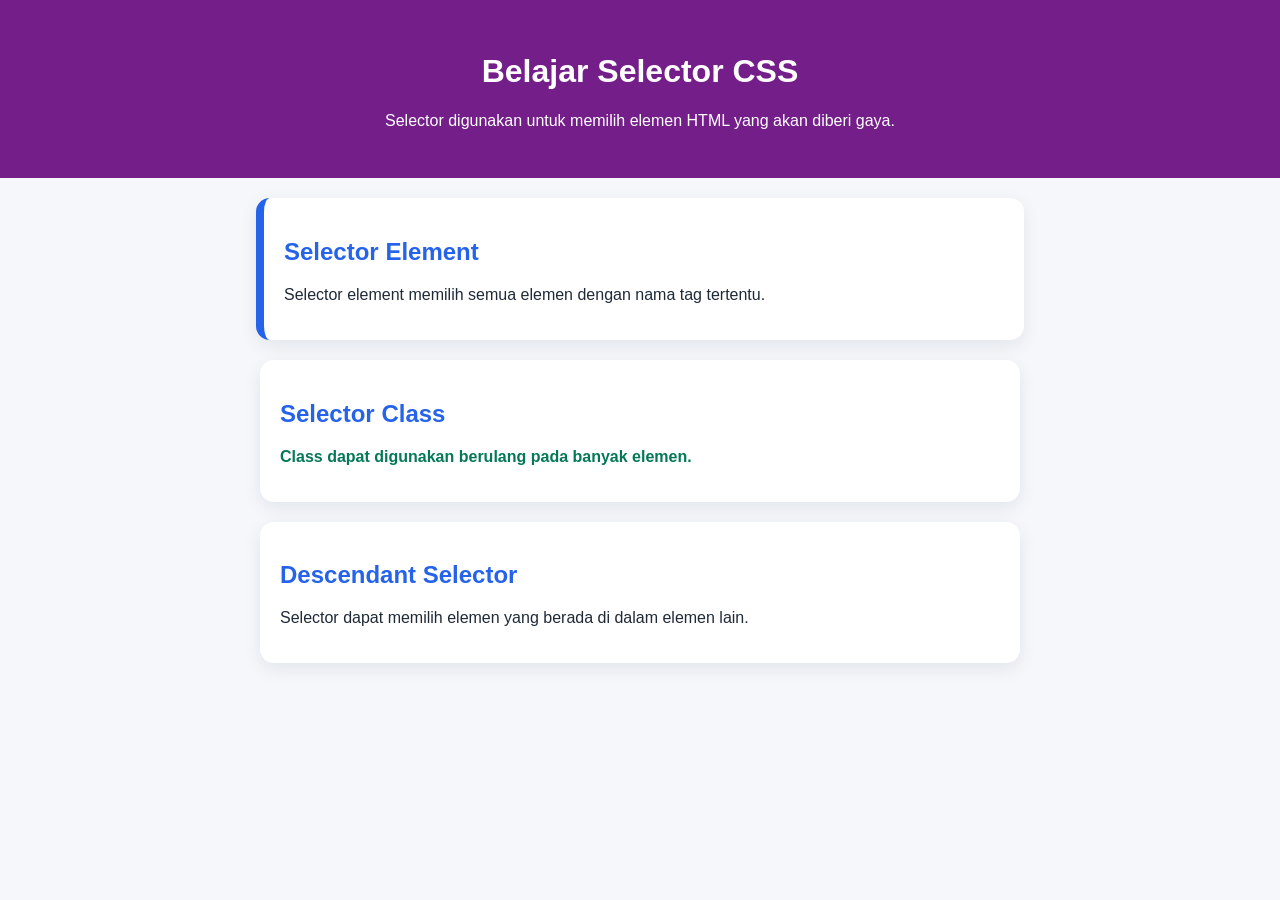
<file: Pertemuan 4/01-selector-dasar/index.html>
<!doctype html>
<html lang="id">
  <head>
    <meta charset="UTF-8" />
    <meta name="viewport" content="width=device-width, initial-scale=1.0" />
    <title>Selector Dasar CSS</title>
    <link rel="stylesheet" href="styles.css" />
  </head>
  <body>
    <header id="hero">
      <h1>Belajar Selector CSS</h1>
      <p>Selector digunakan untuk memilih elemen HTML yang akan diberi gaya.</p>
    </header>
    <main>
      <section class="card utama">
        <h2>Selector Element</h2>
        <p>Selector element memilih semua elemen dengan nama tag tertentu.</p>
      </section>
      <section class="card">
        <h2>Selector Class</h2>
        <p class="teks-penting">
          Class dapat digunakan berulang pada banyak elemen.
        </p>
      </section>
      <section class="card">
        <h2>Descendant Selector</h2>
        <p>Selector dapat memilih elemen yang berada di dalam elemen lain.</p>
      </section>
    </main>
  </body>
</html>
</file>
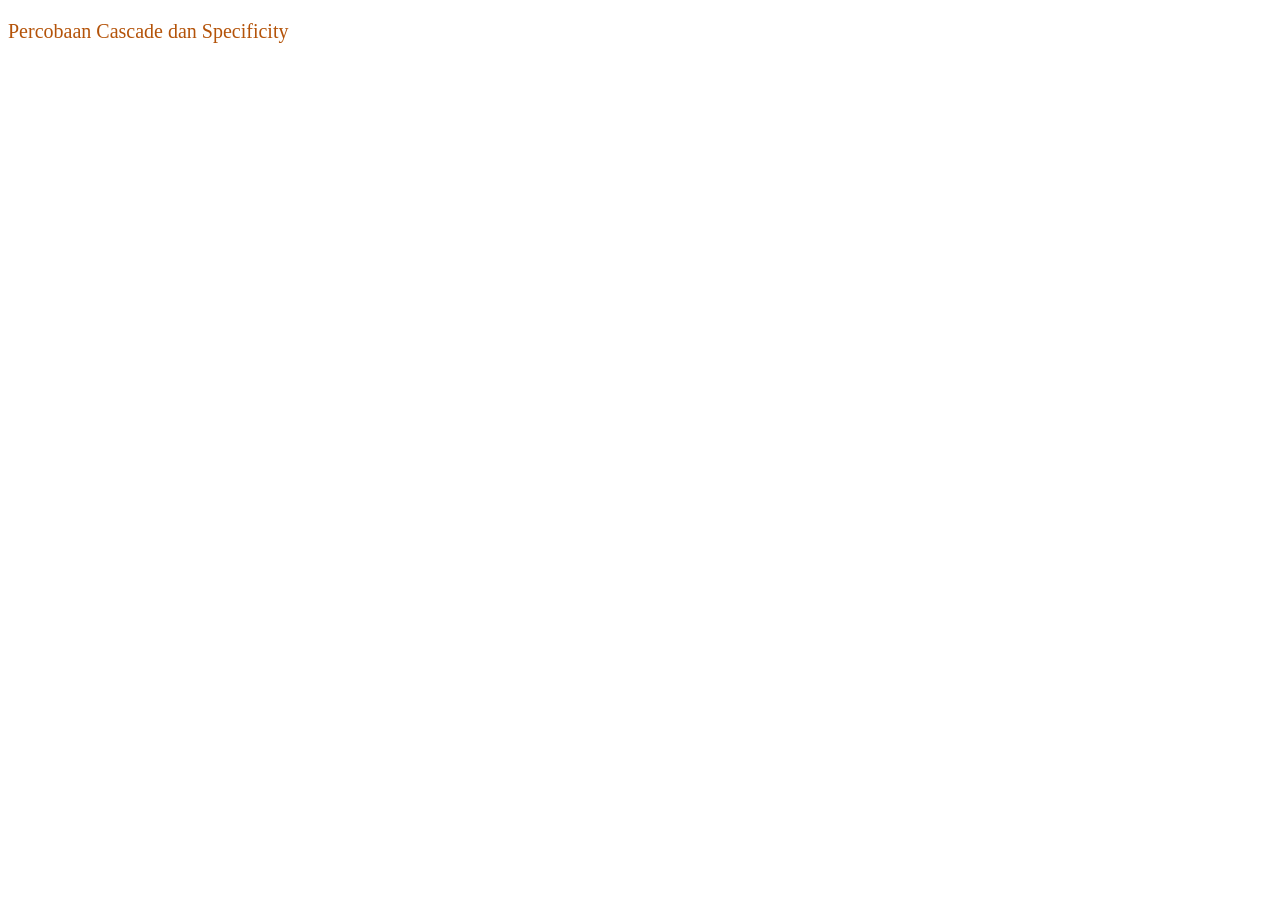
<file: Pertemuan 4/02-cascade-specificity/index.html>
<!DOCTYPE html>
<html lang="id">
<head>
    <meta charset="UTF-8">
    <meta name="viewport" content="width=device-width, initial-scale=1.0">
    <title>Cascade dan Specificity</title>
    <link rel="stylesheet" href="styles.css">
</head>
<body>

    <div id="box-utama">
        <p class="teks">Percobaan Cascade dan Specificity</p>
    </div>
</body>
</html>
</file>
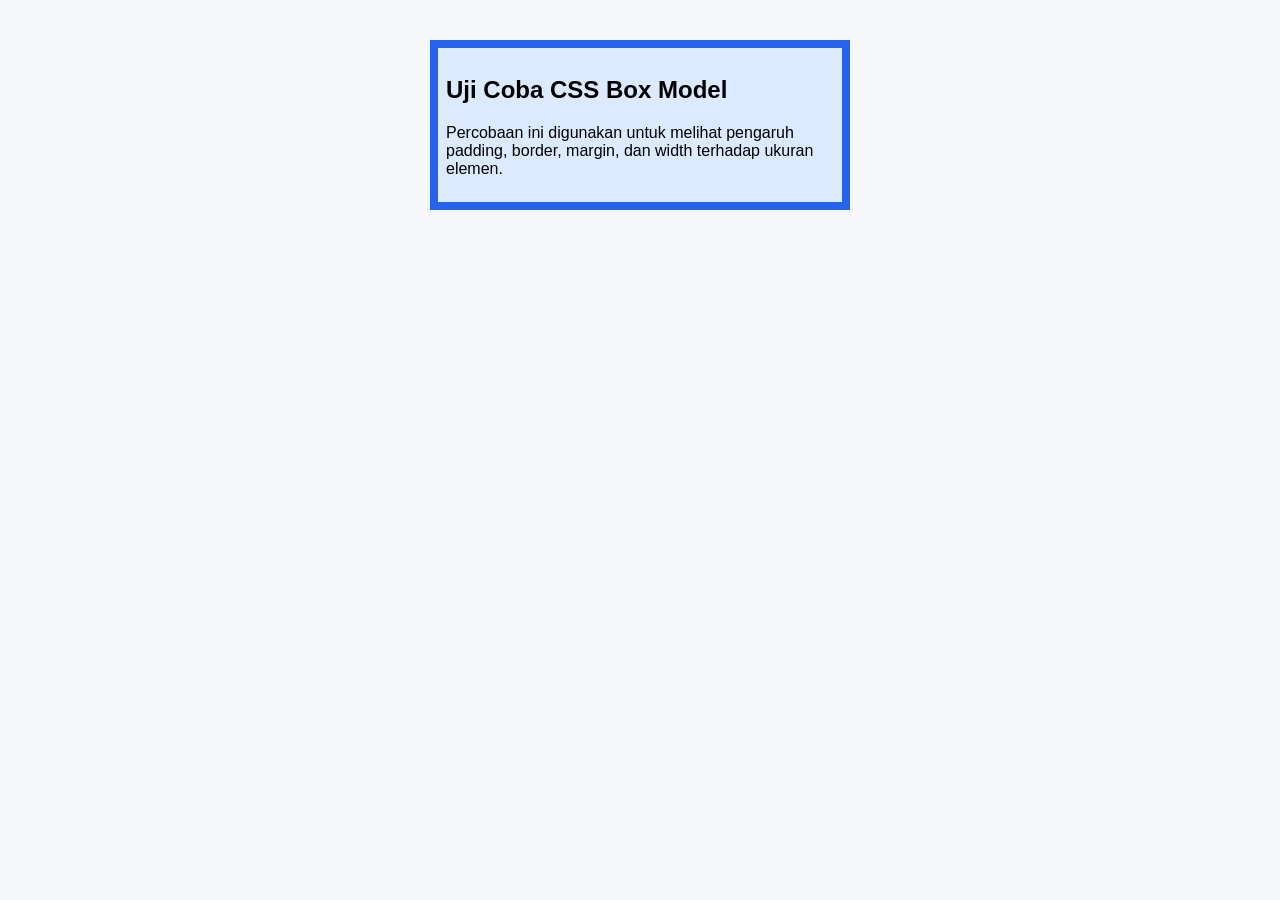
<file: Pertemuan 4/03-box-model/index.html>
<!doctype html>
<html lang="id">
  <head>
    <meta charset="UTF-8" />
    <meta name="viewport" content="width=device-width, initial-scale=1.0" />
    <title>Uji Coba Box Model</title>
    <link rel="stylesheet" href="styles.css" />
  </head>
  <body>
    <div class="box-model">
      <h2>Uji Coba CSS Box Model</h2>
      <p>
        Percobaan ini digunakan untuk melihat pengaruh padding, border, margin,
        dan width terhadap ukuran elemen.
      </p>
    </div>
  </body>
</html>
</file>
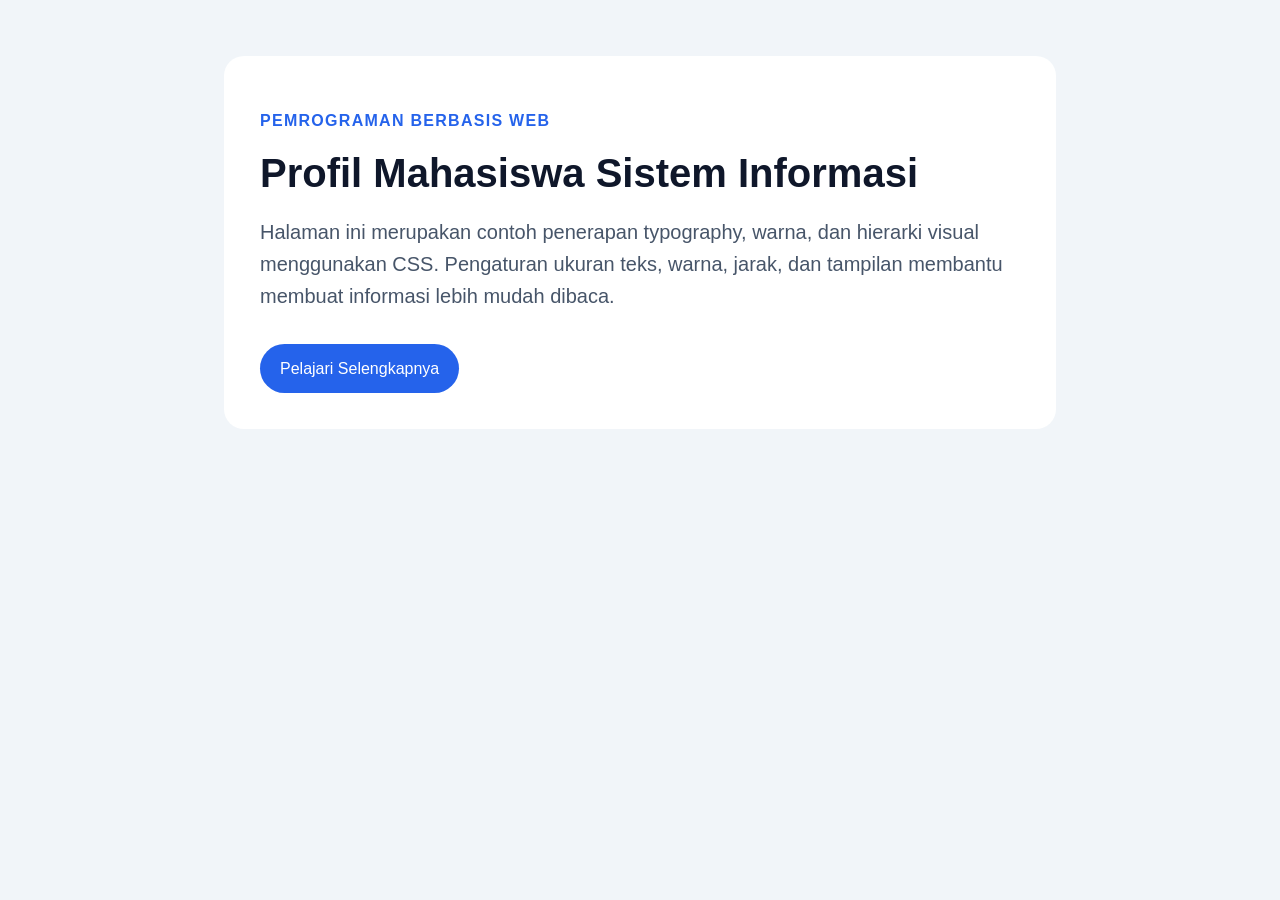
<file: Pertemuan 4/04-typography-color/index.html>
<!doctype html>
<html lang="id">
  <head>
    <meta charset="UTF-8" />
    <meta name="viewport" content="width=device-width, initial-scale=1.0" />
    <title>Typography dan Warna</title>
    <link rel="stylesheet" href="styles.css" />
  </head>
  <body>
    <main class="artikel">
      <p class="label">Pemrograman Berbasis Web</p>
      <h1>Profil Mahasiswa Sistem Informasi</h1>
      <p class="lead">
        Halaman ini merupakan contoh penerapan typography, warna, dan hierarki
        visual menggunakan CSS. Pengaturan ukuran teks, warna, jarak, dan
        tampilan membantu membuat informasi lebih mudah dibaca.
      </p>
      <a href="#" class="tombol"> Pelajari Selengkapnya </a>
    </main>
  </body>
</html>
</file>
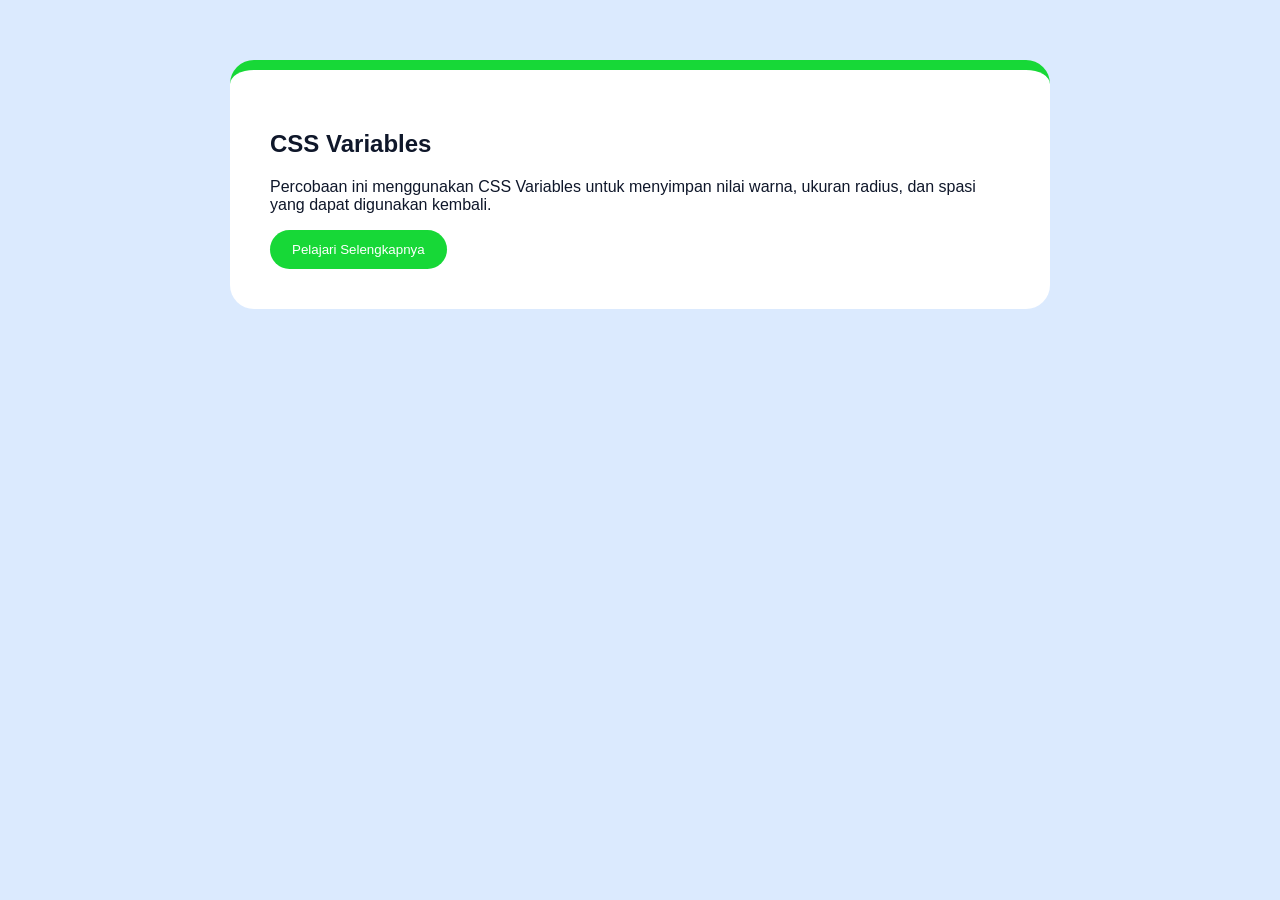
<file: Pertemuan 4/05-css-variables/index.html>
<!doctype html>
<html lang="id">
  <head>
    <meta charset="UTF-8" />
    <meta name="viewport" content="width=device-width, initial-scale=1.0" />
    <title>CSS Variables</title>
    <link rel="stylesheet" href="index.css" />
  </head>

  <body>
    <div class="container">
      <section class="hero">
        <h1>CSS Variables</h1>

        <p>
          Percobaan ini menggunakan CSS Variables untuk menyimpan nilai warna,
          ukuran radius, dan spasi yang dapat digunakan kembali.
        </p>
        <button>Pelajari Selengkapnya</button>
      </section>
    </div>
  </body>
</html>
</file>
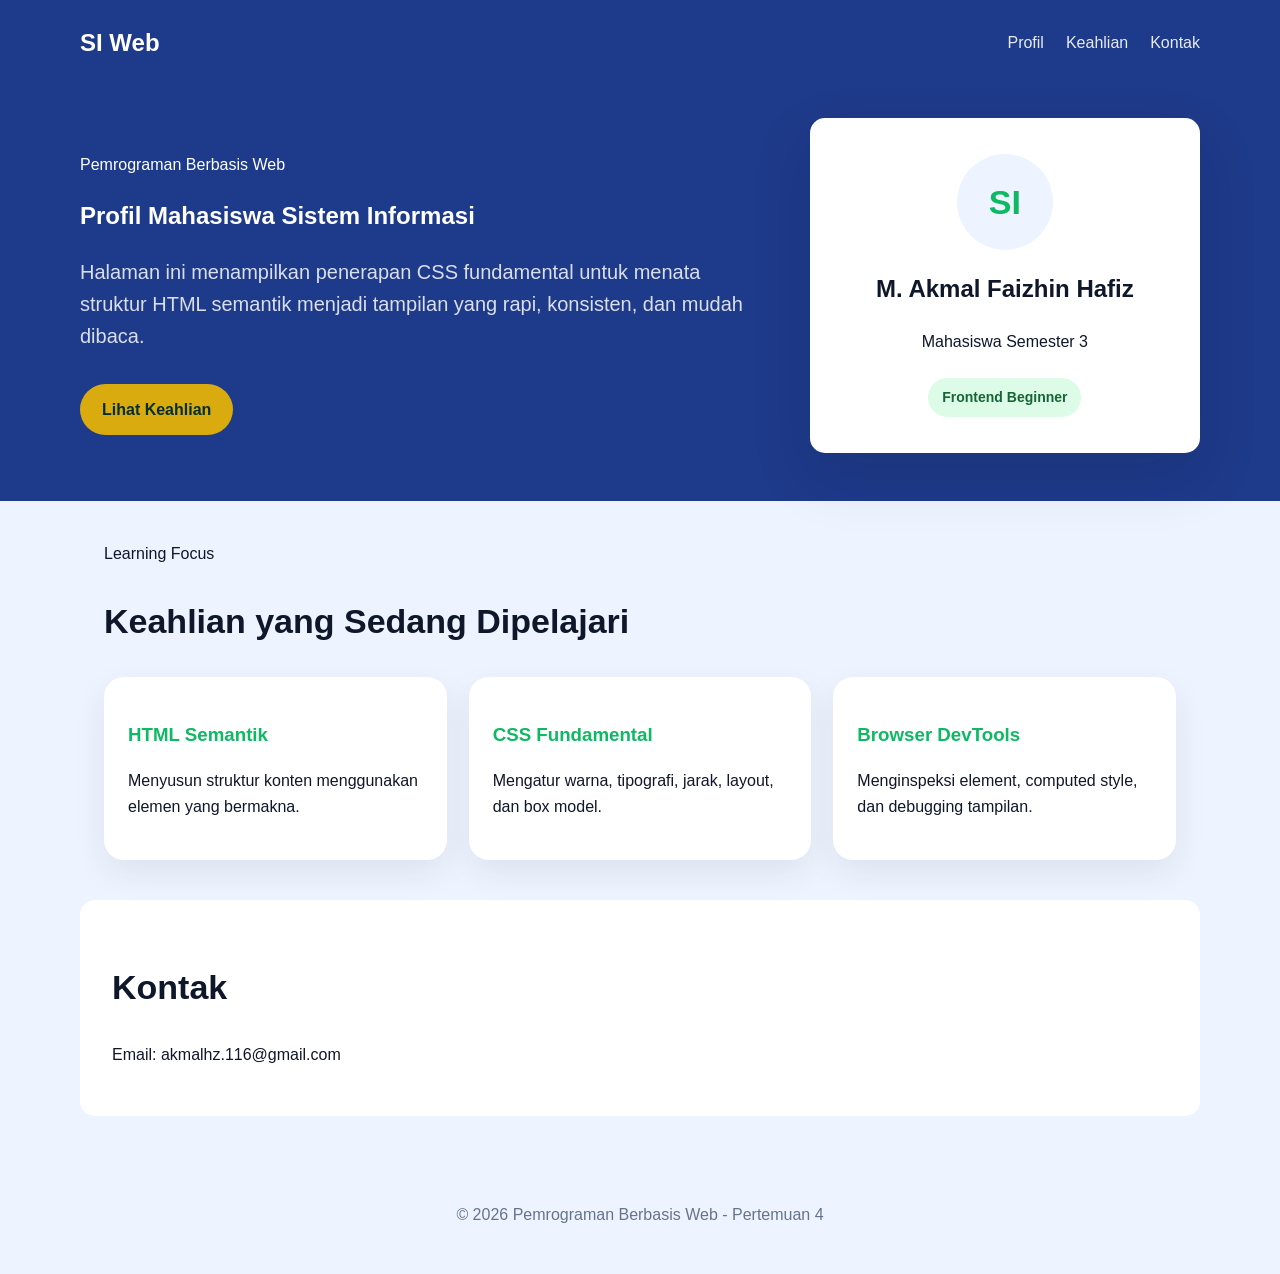
<file: Pertemuan 4/Studi Kasus Profil/index.html>
<!doctype html>
<html lang="id">
  <head>
    <meta charset="UTF-8" />
    <meta name="viewport" content="width=device-width, initial-scale=1.0" />
    <title>Profil Mahasiswa Sistem Informasi</title>
    <link rel="stylesheet" href="styles.css" />
  </head>
  <body>
    <header class="site-header">
      <nav class="navbar" aria-label="navigasi Utama">
        <a class="brand" href="#">SI Web</a>
        <ul class="nav-links">
          <li><a href="#profil">Profil</a></li>
          <li><a href="#keahlian">Keahlian</a></li>
          <li><a href="#kontak">Kontak</a></li>
        </ul>
      </nav>

      <section class="hero" id="profil">
        <div class="hero-text">
          <p class="eyebrow">Pemrograman Berbasis Web</p>
          <h1>Profil Mahasiswa Sistem Informasi</h1>
          <p class="lead">
            Halaman ini menampilkan penerapan CSS fundamental untuk menata
            struktur HTML semantik menjadi tampilan yang rapi, konsisten, dan
            mudah dibaca.
          </p>
          <a class="button" href="#keahlian">Lihat Keahlian</a>
        </div>

        <div class="profile-card" aria-label="Kartu Profil Singkat">
          <div class="avatar">SI</div>
          <h2>M. Akmal Faizhin Hafiz</h2>
          <p>Mahasiswa Semester 3</p>
          <span>Frontend Beginner</span>
        </div>
      </section>
    </header>

    <main>
      <section class="section" id="keahlian">
        <p class="eyebrow">Learning Focus</p>
        <h2>Keahlian yang Sedang Dipelajari</h2>
        <div class="grid">
          <article class="card">
            <h3>HTML Semantik</h3>
            <p>Menyusun struktur konten menggunakan elemen yang bermakna.</p>
          </article>
          <article class="card">
            <h3>CSS Fundamental</h3>
            <p>Mengatur warna, tipografi, jarak, layout, dan box model.</p>
          </article>
          <article class="card">
            <h3>Browser DevTools</h3>
            <p>Menginspeksi element, computed style, dan debugging tampilan.</p>
          </article>
        </div>
      </section>

      <section class="section contact" id="kontak">
        <h2>Kontak</h2>
        <p>Email: akmalhz.116@gmail.com</p>
      </section>
    </main>
    <footer class="footer">
      <p>&copy; 2026 Pemrograman Berbasis Web - Pertemuan 4</p>
    </footer>
  </body>
</html>
</file>
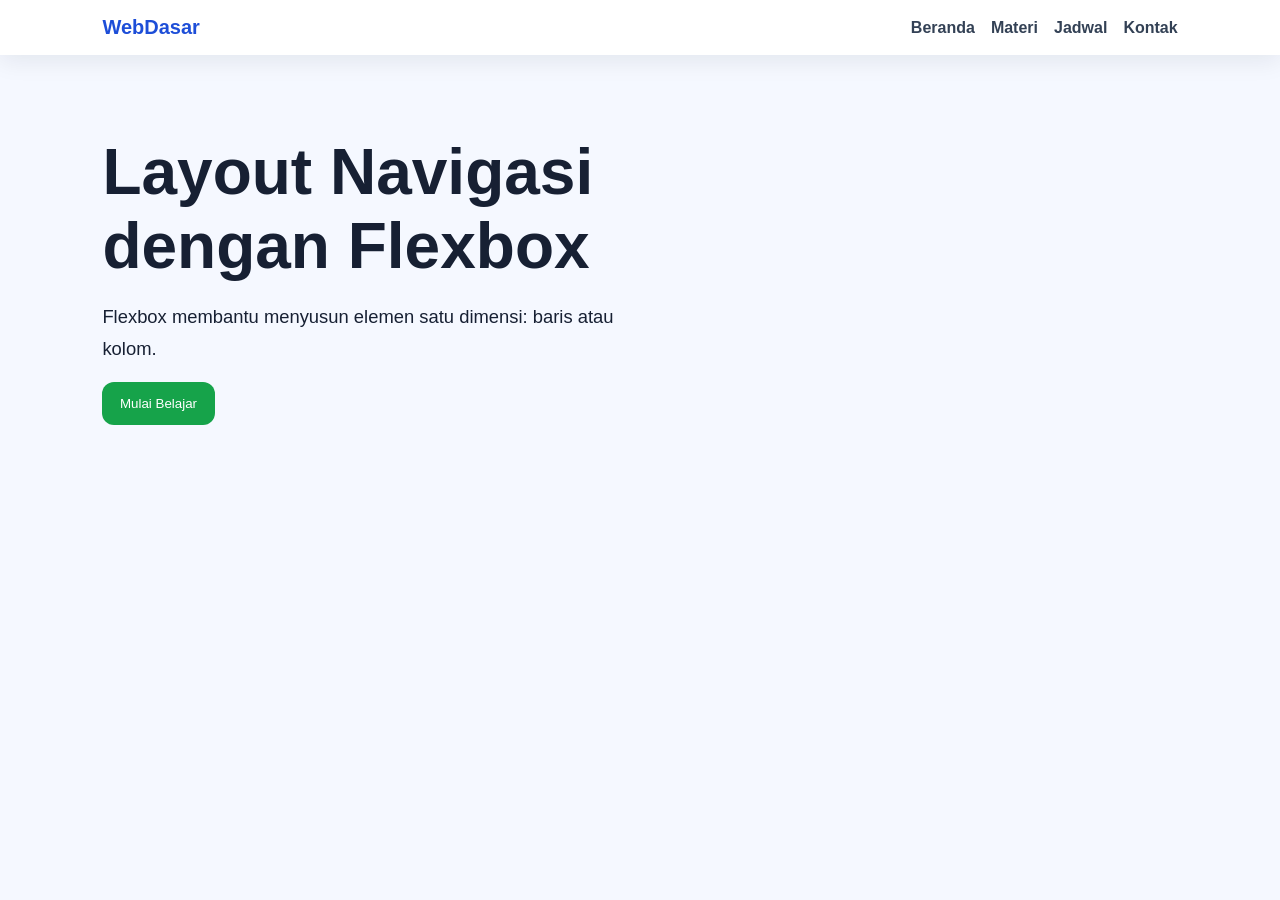
<file: Pertemuan 5/03-flexbox-navbar/index.html>
<!doctype html>
<html lang="id">
  <head>
    <meta charset="UTF-8" />
    <meta name="viewport" content="width=device-width, initial-scale=1.0" />
    <title>Contoh Flexbox Navbar</title>
    <link rel="stylesheet" href="styles.css" />
  </head>
  <body>
    <header class="site-header">
      <a class="brand" href="#">WebDasar</a>
      <nav class="nav-menu" aria-label="Menu utama">
        <a href="#">Beranda</a>
        <a href="#">Materi</a>
        <a href="#">Jadwal</a>
        <a href="#">Kontak</a>
      </nav>
    </header>
    <main class="hero">
      <h1>Layout Navigasi dengan Flexbox</h1>
      <p>Flexbox membantu menyusun elemen satu dimensi: baris atau kolom.</p>
      <button>Mulai Belajar</button>
    </main>
  </body>
</html>
</file>
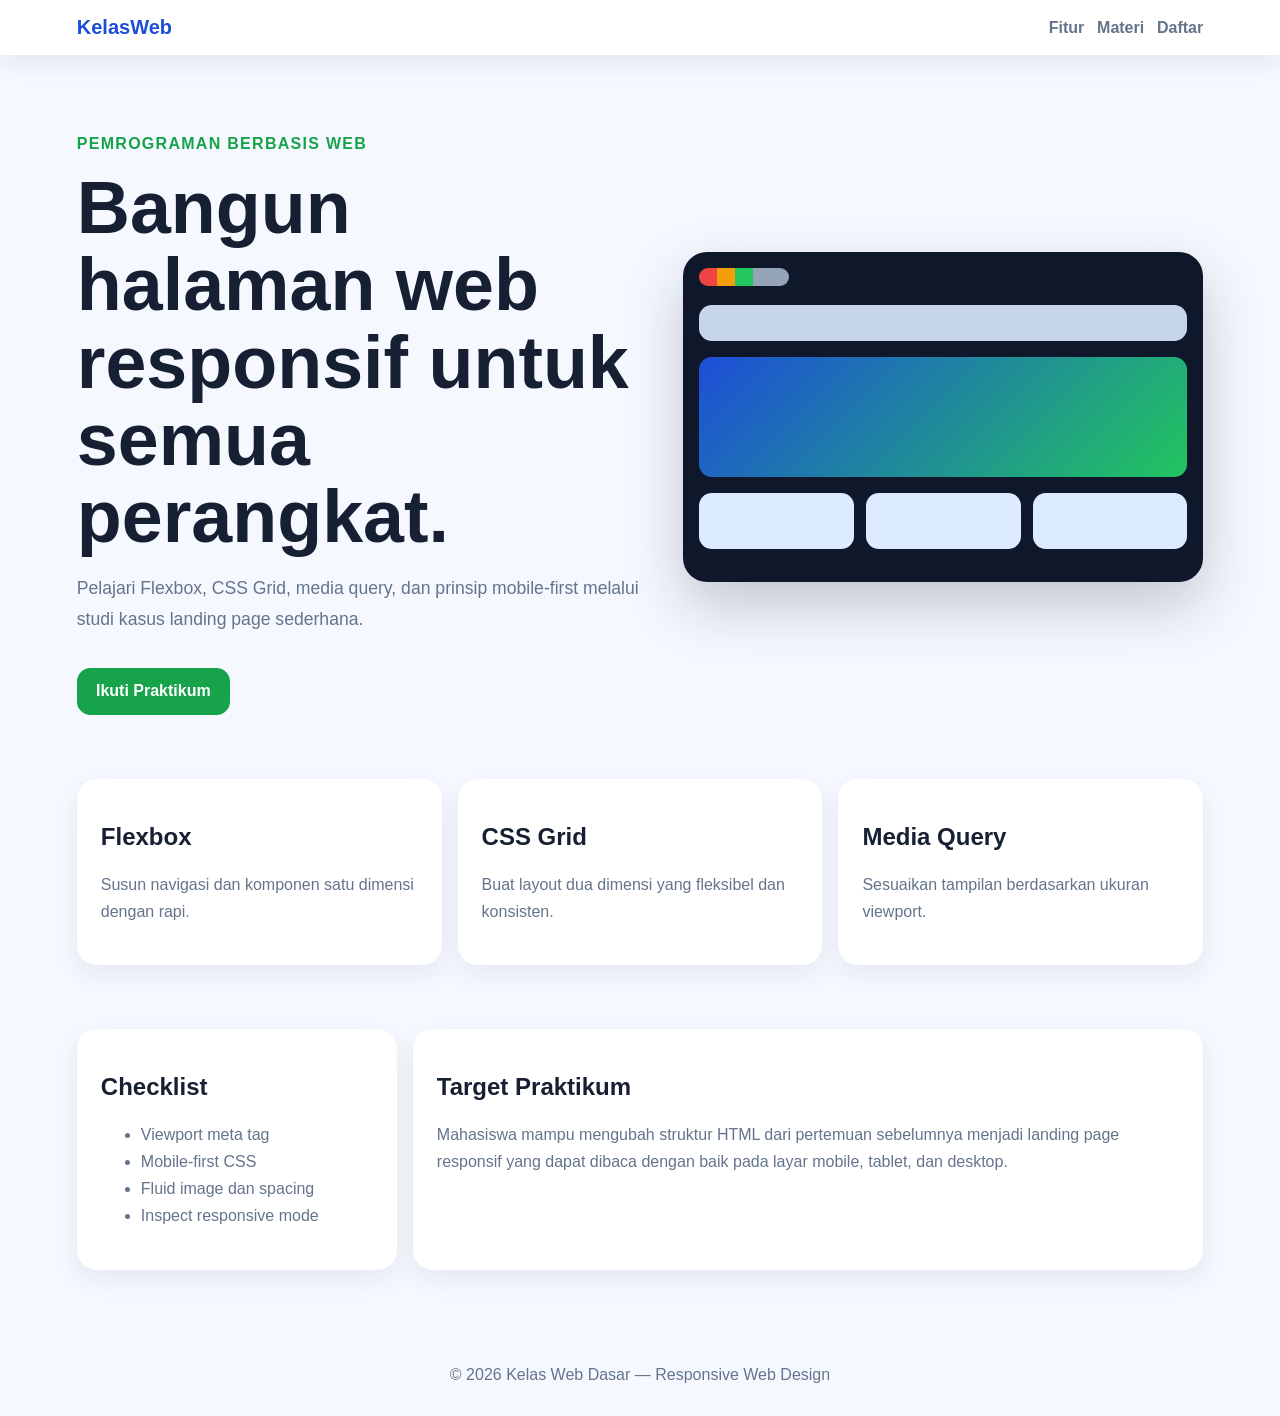
<file: Pertemuan 5/04-responsive-landing-page/index.html>
<!doctype html>
<html lang="id">
  <head>
    <meta charset="UTF-8" />
    <meta name="viewport" content="width=device-width, initial-scale=1.0" />
    <title>Kelas Web Dasar</title>
    <link rel="stylesheet" href="style.css" />
  </head>
  <body>
    <header class="topbar">
      <a class="brand" href="#">KelasWeb</a>
      <nav class="nav" aria-label="Menu utama">
        <a href="#fitur">Fitur</a>
        <a href="#materi">Materi</a>
        <a href="#daftar">Daftar</a>
      </nav>
    </header>

    <main>
      <section class="hero">
        <div class="hero-text">
          <p class="eyebrow">Pemrograman Berbasis Web</p>
          <h1>Bangun halaman web responsif untuk semua perangkat.</h1>
          <p class="lead">
            Pelajari Flexbox, CSS Grid, media query, dan prinsip mobile-first
            melalui studi kasus landing page sederhana.
          </p>
          <a class="btn" href="#daftar">Ikuti Praktikum</a>
        </div>
        <div class="device-card" aria-label="Ilustrasi tampilan responsif">
          <div class="browser-bar"></div>
          <div class="mock-nav"></div>
          <div class="mock-hero"></div>
          <div class="mock-grid"><span></span><span></span><span></span></div>
        </div>
      </section>

      <section id="fitur" class="features">
        <article>
          <h2>Flexbox</h2>
          <p>Susun navigasi dan komponen satu dimensi dengan rapi.</p>
        </article>
        <article>
          <h2>CSS Grid</h2>
          <p>Buat layout dua dimensi yang fleksibel dan konsisten.</p>
        </article>
        <article>
          <h2>Media Query</h2>
          <p>Sesuaikan tampilan berdasarkan ukuran viewport.</p>
        </article>
      </section>

      <section id="materi" class="content-layout">
        <aside>
          <h2>Checklist</h2>
          <ul>
            <li>Viewport meta tag</li>
            <li>Mobile-first CSS</li>
            <li>Fluid image dan spacing</li>
            <li>Inspect responsive mode</li>
          </ul>
        </aside>
        <article>
          <h2>Target Praktikum</h2>
          <p>
            Mahasiswa mampu mengubah struktur HTML dari pertemuan sebelumnya
            menjadi landing page responsif yang dapat dibaca dengan baik pada
            layar mobile, tablet, dan desktop.
          </p>
        </article>
      </section>
    </main>

    <footer id="daftar">© 2026 Kelas Web Dasar — Responsive Web Design</footer>
  </body>
</html>
</file>
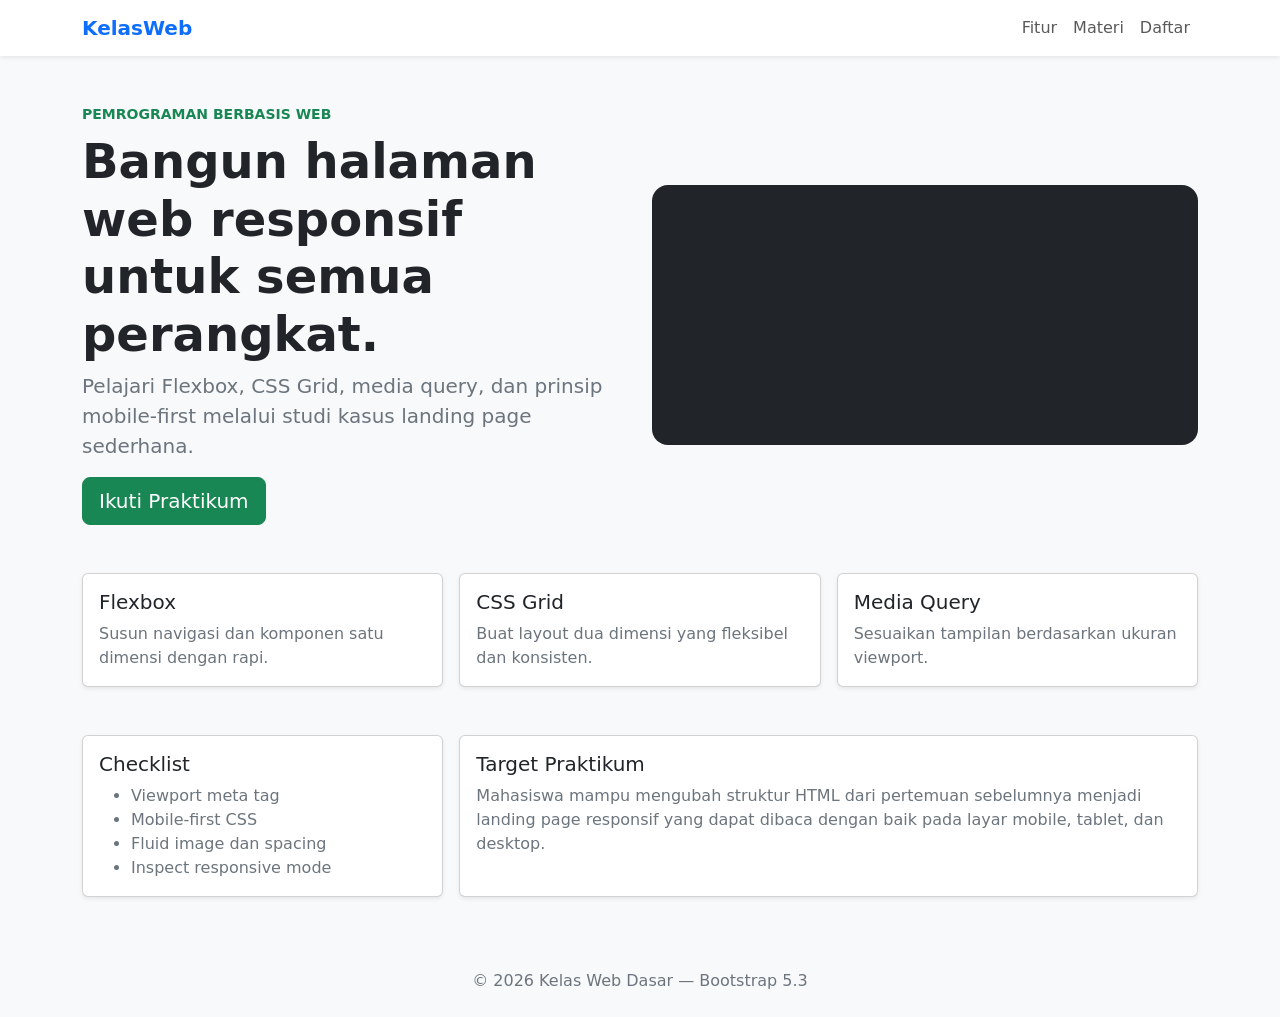
<file: Pertemuan 5/05-bootstrap-landing/index.html>
<!doctype html>
<html lang="id">
  <head>
    <meta charset="UTF-8" />
    <meta name="viewport" content="width=device-width, initial-scale=1.0" />
    <title>Kelas Web Dasar - Bootstrap</title>
    <link
      href="https://cdn.jsdelivr.net/npm/bootstrap@5.3.3/dist/css/bootstrap.min.css"
      rel="stylesheet"
    />
  </head>
  <body class="bg-light">
    <nav class="navbar navbar-expand-md bg-white shadow-sm">
      <div class="container">
        <a class="navbar-brand fw-bold text-primary" href="#">KelasWeb</a>
        <button
          class="navbar-toggler"
          type="button"
          data-bs-toggle="collapse"
          data-bs-target="#menu"
          aria-controls="menu"
          aria-expanded="false"
          aria-label="Buka menu"
        >
          <span class="navbar-toggler-icon"></span>
        </button>
        <div class="collapse navbar-collapse justify-content-end" id="menu">
          <ul class="navbar-nav">
            <li class="nav-item">
              <a class="nav-link" href="#fitur">Fitur</a>
            </li>
            <li class="nav-item">
              <a class="nav-link" href="#materi">Materi</a>
            </li>
            <li class="nav-item">
              <a class="nav-link" href="#daftar">Daftar</a>
            </li>
          </ul>
        </div>
      </div>
    </nav>
    <main>
      <section class="container py-5">
        <div class="row align-items-center g-4">
          <div class="col-12 col-lg-6">
            <p class="text-success fw-bold text-uppercase small mb-2">
              Pemrograman Berbasis Web
            </p>
            <h1 class="display-5 fw-bold">
              Bangun halaman web responsif untuk semua perangkat.
            </h1>
            <p class="lead text-secondary">
              Pelajari Flexbox, CSS Grid, media query, dan prinsip mobile-first
              melalui studi kasus landing page sederhana.
            </p>
            <a class="btn btn-success btn-lg" href="#daftar">Ikuti Praktikum</a>
          </div>
          <div class="col-12 col-lg-6">
            <div class="bg-dark rounded-4 p-4" style="min-height: 260px"></div>
          </div>
        </div>
      </section>
      <section id="fitur" class="container pb-5">
        <div class="row g-3">
          <div class="col-12 col-md-4">
            <div class="card h-100 shadow-sm">
              <div class="card-body">
                <h2 class="h5 card-title">Flexbox</h2>
                <p class="card-text text-secondary">
                  Susun navigasi dan komponen satu dimensi dengan rapi.
                </p>
              </div>
            </div>
          </div>
          <div class="col-12 col-md-4">
            <div class="card h-100 shadow-sm">
              <div class="card-body">
                <h2 class="h5 card-title">CSS Grid</h2>
                <p class="card-text text-secondary">
                  Buat layout dua dimensi yang fleksibel dan konsisten.
                </p>
              </div>
            </div>
          </div>
          <div class="col-12 col-md-4">
            <div class="card h-100 shadow-sm">
              <div class="card-body">
                <h2 class="h5 card-title">Media Query</h2>
                <p class="card-text text-secondary">
                  Sesuaikan tampilan berdasarkan ukuran viewport.
                </p>
              </div>
            </div>
          </div>
        </div>
      </section>
      <section id="materi" class="container pb-5">
        <div class="row g-3">
          <div class="col-12 col-lg-4">
            <div class="card h-100 shadow-sm">
              <div class="card-body">
                <h2 class="h5 card-title">Checklist</h2>
                <ul class="text-secondary mb-0">
                  <li>Viewport meta tag</li>
                  <li>Mobile-first CSS</li>
                  <li>Fluid image dan spacing</li>
                  <li>Inspect responsive mode</li>
                </ul>
              </div>
            </div>
          </div>
          <div class="col-12 col-lg-8">
            <div class="card h-100 shadow-sm">
              <div class="card-body">
                <h2 class="h5 card-title">Target Praktikum</h2>
                <p class="card-text text-secondary">
                  Mahasiswa mampu mengubah struktur HTML dari pertemuan
                  sebelumnya menjadi landing page responsif yang dapat dibaca
                  dengan baik pada layar mobile, tablet, dan desktop.
                </p>
              </div>
            </div>
          </div>
        </div>
      </section>
    </main>

    <footer id="daftar" class="text-center text-secondary py-4">
      © 2026 Kelas Web Dasar — Bootstrap 5.3
    </footer>

    <script src="https://cdn.jsdelivr.net/npm/bootstrap@5.3.3/dist/js/bootstrap.bundle.min.js"></script>
  </body>
</html>
</file>
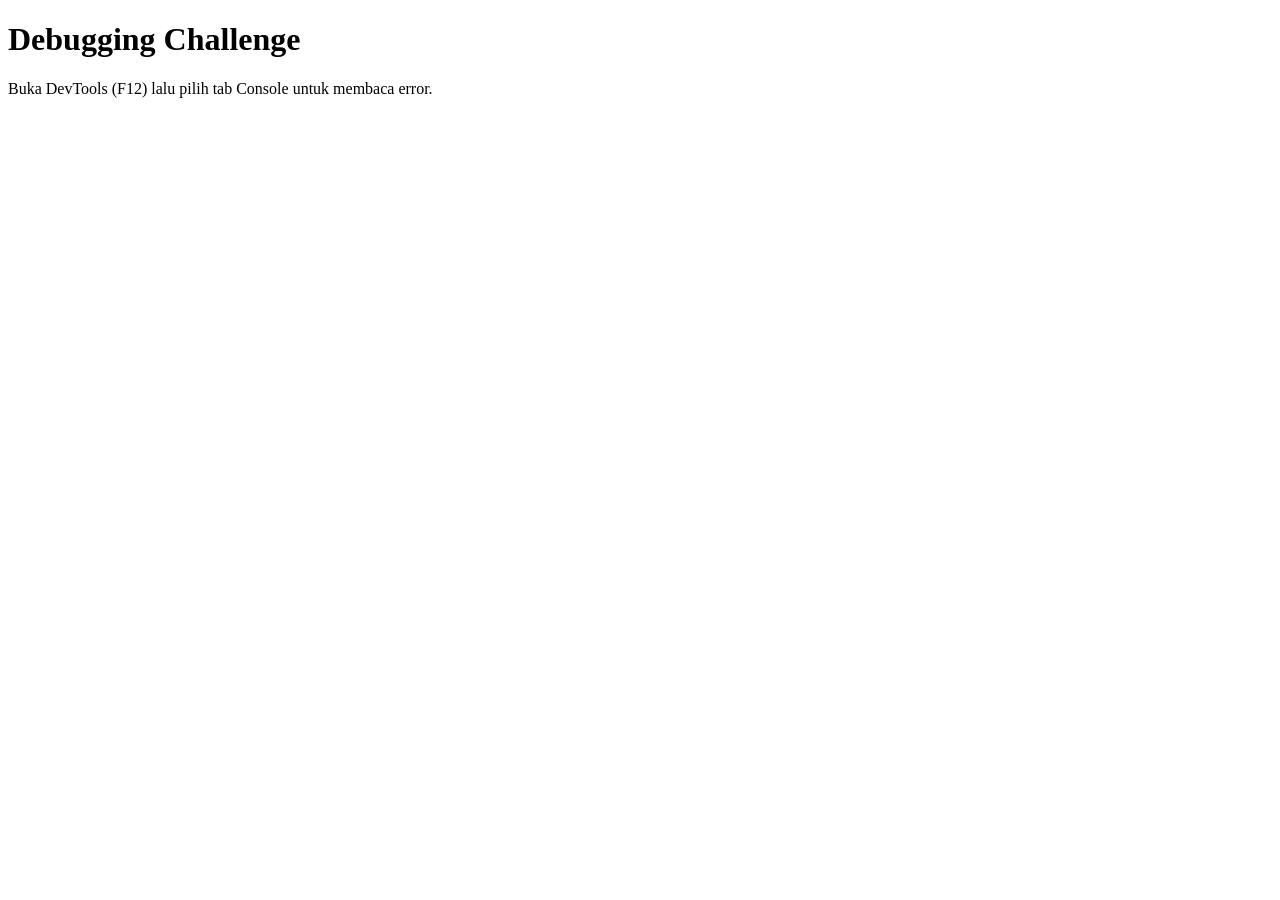
<file: Pertemuan 6/Percobaan10/index.html>
<!doctype html>
<html lang="id">
  <head>
    <meta charset="UTF-8" />
    <meta name="viewport" content="width=device-width, initial-scale=1.0" />
    <title>Debugging Challenge</title>
  </head>
  <body>
    <h1>Debugging Challenge</h1>
    <p>Buka DevTools (F12) lalu pilih tab Console untuk membaca error.</p>
    <script src="buggy.js"></script>
  </body>
</html>
</file>
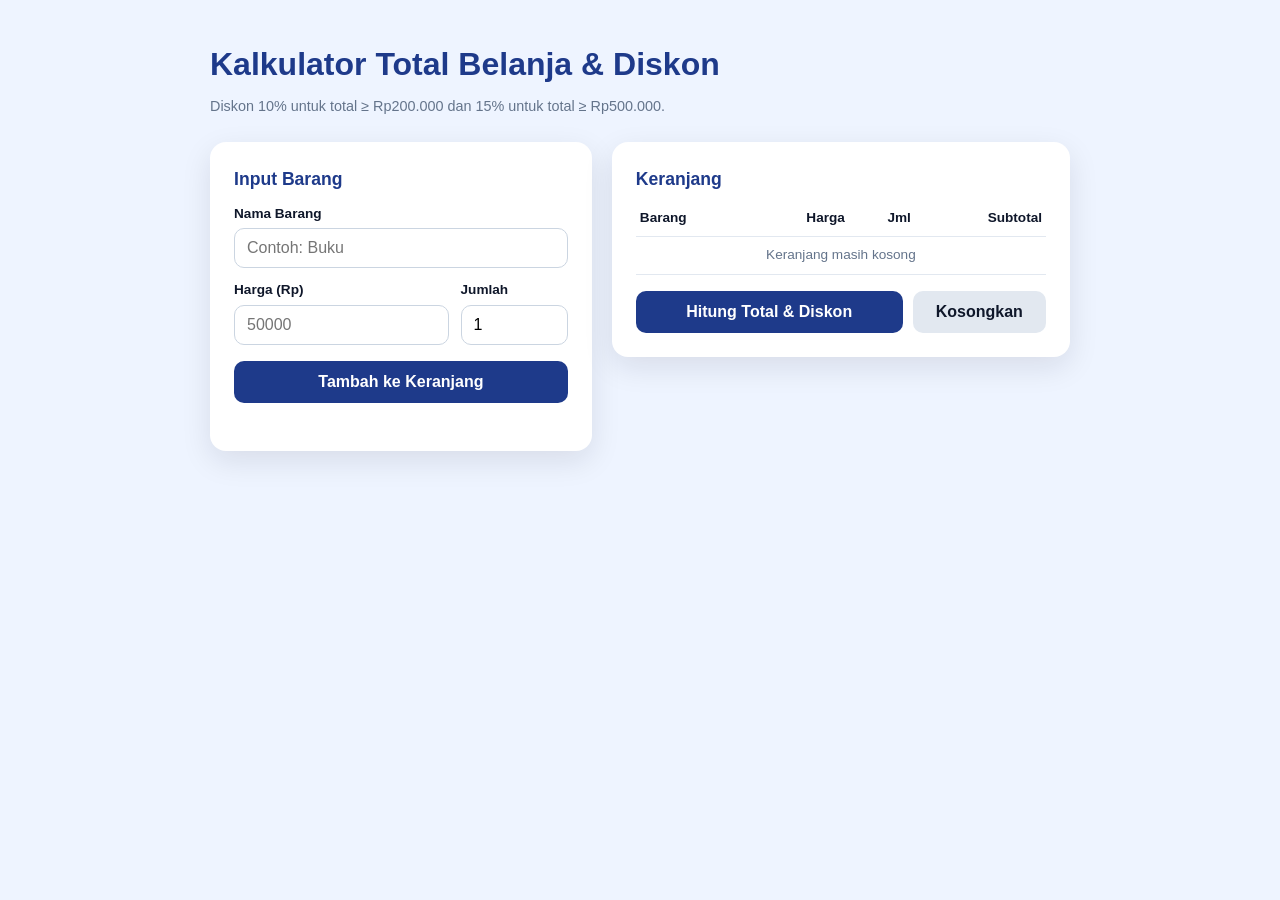
<file: Pertemuan 6/Percobaan11/index.html>
<!doctype html>
<html lang="id">
  <head>
    <meta charset="UTF-8" />
    <meta name="viewport" content="width=device-width, initial-scale=1.0" />
    <title>Kalkulator Total Belanja &amp; Diskon</title>
    <link rel="stylesheet" href="style.css" />
  </head>
  <body>
    <main class="app">
      <h1>Kalkulator Total Belanja &amp; Diskon</h1>
      <p class="subtitle">
        Diskon 10% untuk total ≥ Rp200.000 dan 15% untuk total ≥ Rp500.000.
      </p>

      <section class="panel">
        <form id="formBarang" class="card">
          <h2>Input Barang</h2>

          <label for="nama">Nama Barang</label>
          <input id="nama" type="text" placeholder="Contoh: Buku" required />

          <div class="grid">
            <div>
              <label for="harga">Harga (Rp)</label>
              <input
                id="harga"
                type="number"
                min="1"
                placeholder="50000"
                required
              />
            </div>
            <div>
              <label for="jumlah">Jumlah</label>
              <input
                id="jumlah"
                type="number"
                min="1"
                step="1"
                value="1"
                required
              />
            </div>
          </div>

          <button type="submit">Tambah ke Keranjang</button>
          <p id="pesan" class="pesan"></p>
        </form>

        <section class="card">
          <h2>Keranjang</h2>
          <table>
            <thead>
              <tr>
                <th>Barang</th>
                <th>Harga</th>
                <th>Jml</th>
                <th>Subtotal</th>
              </tr>
            </thead>
            <tbody id="daftarBarang"></tbody>
          </table>

          <div class="aksi">
            <button type="button" id="btnHitung">
              Hitung Total &amp; Diskon
            </button>
            <button type="button" id="btnReset" class="sekunder">
              Kosongkan
            </button>
          </div>

          <div id="hasil" class="ringkasan"></div>
        </section>
      </section>
    </main>

    <script src="script.js"></script>
  </body>
</html>
</file>
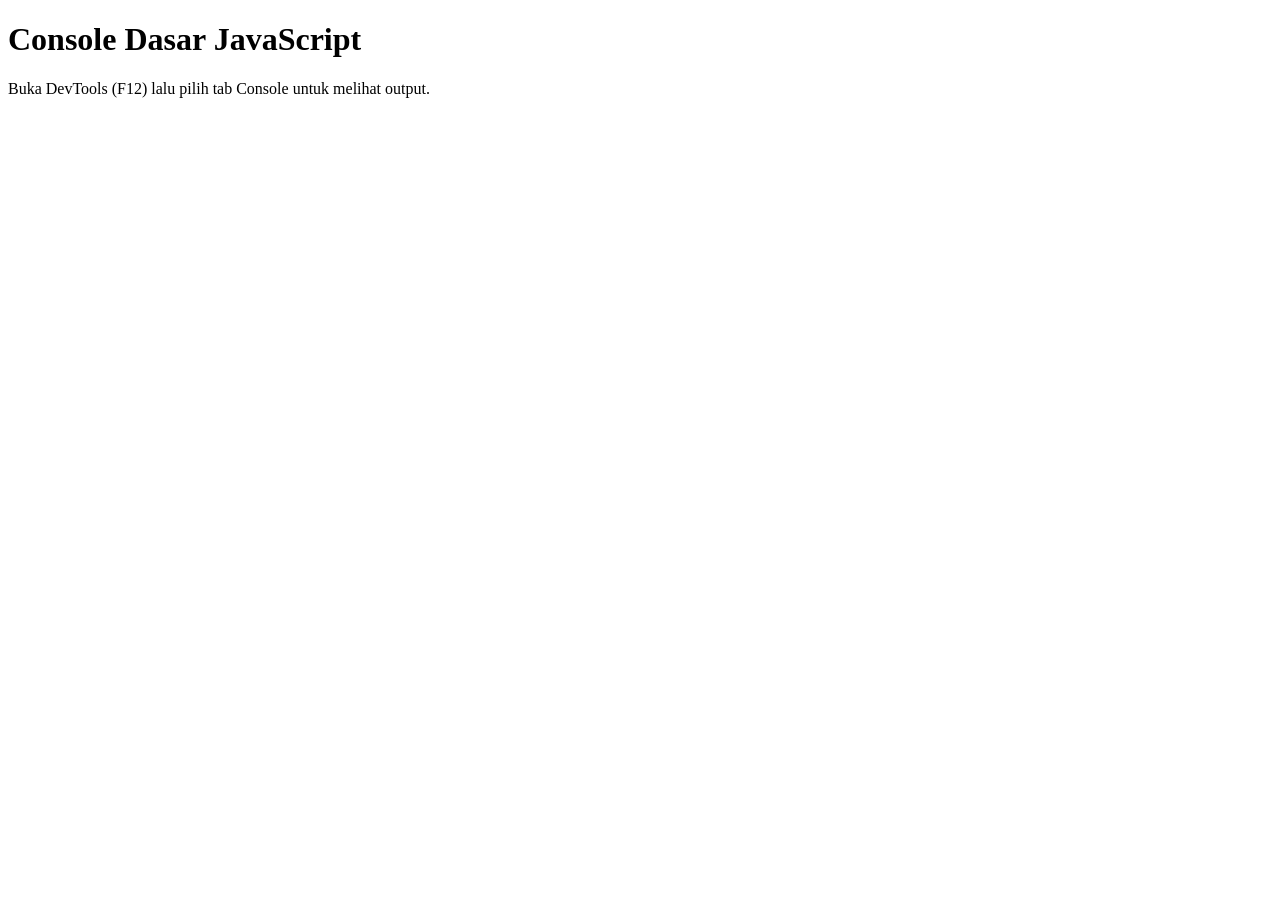
<file: Pertemuan 6/Percobaan7/index.html>
<!doctype html>
<html lang="id">
  <head>
    <meta charset="UTF-8" />
    <meta name="viewport" content="width=device-width, initial-scale=1.0" />
    <title>Console Dasar JavaScript</title>
  </head>
  <body>
    <h1>Console Dasar JavaScript</h1>
    <p>Buka DevTools (F12) lalu pilih tab Console untuk melihat output.</p>

    <script src="script.js"></script>
  </body>
</html>
</file>
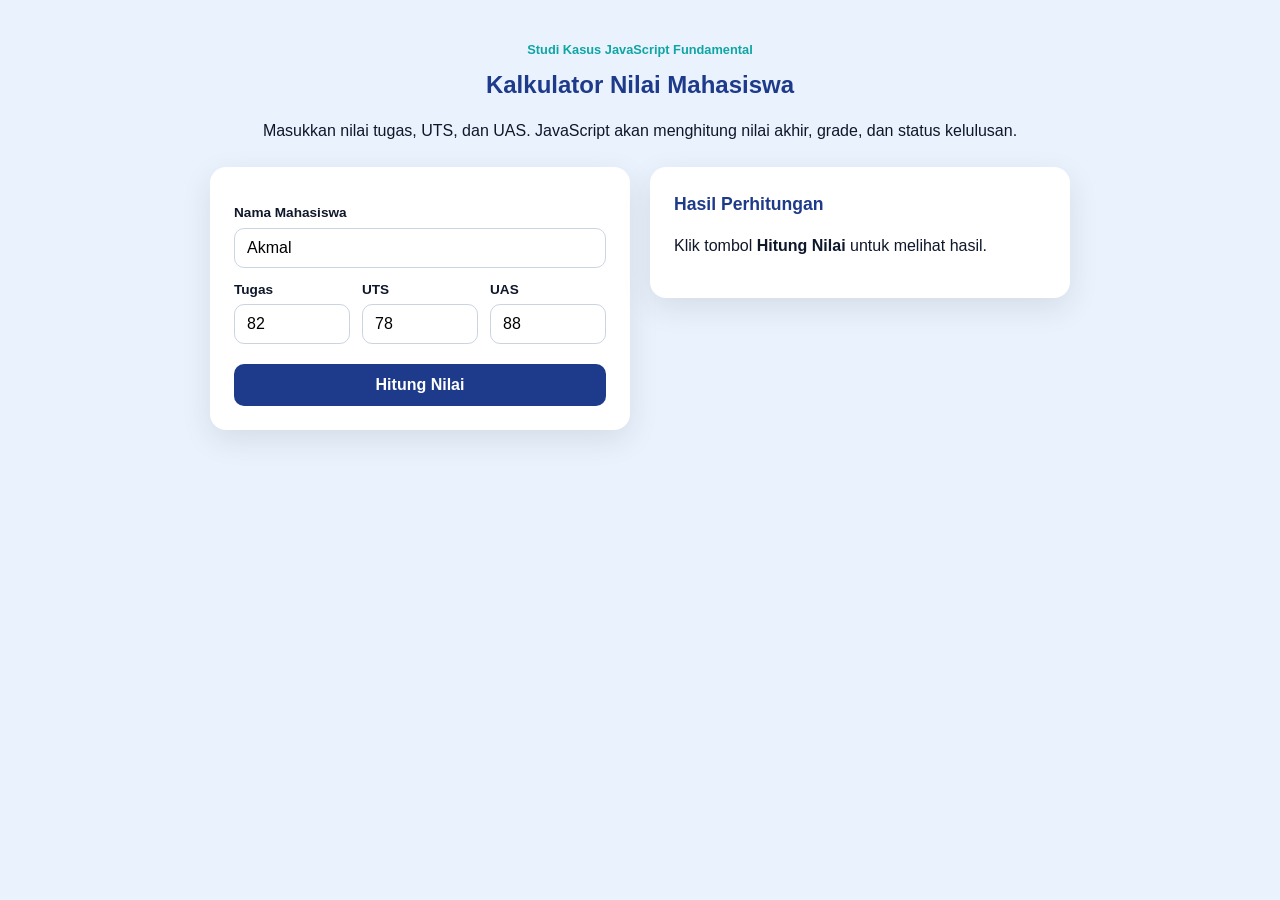
<file: Pertemuan 6/Percobaan8/index.html>
<!doctype html>
<html lang="id">
  <head>
    <meta charset="UTF-8" />
    <meta name="viewport" content="width=device-width, initial-scale=1.0" />
    <title>Kalkulator Nilai Mahasiswa</title>
    <link rel="stylesheet" href="style.css" />
  </head>
  <body>
    <main class="app">
      <section class="intro">
        <p class="eyebrow">Studi Kasus JavaScript Fundamental</p>
        <h1>Kalkulator Nilai Mahasiswa</h1>
        <p>
          Masukkan nilai tugas, UTS, dan UAS. JavaScript akan menghitung nilai
          akhir, grade, dan status kelulusan.
        </p>
      </section>
      <section class="panel">
        <form id="formNilai">
          <label for="nama">Nama Mahasiswa</label>
          <input id="nama" type="text" value="Akmal" required />
          <div class="grid">
            <div>
              <label for="tugas">Tugas</label>
              <input
                id="tugas"
                type="number"
                min="0"
                max="100"
                value="82"
                required
              />
            </div>
            <div>
              <label for="uts">UTS</label>
              <input
                id="uts"
                type="number"
                min="0"
                max="100"
                value="78"
                required
              />
            </div>
            <div>
              <label for="uas">UAS</label>
              <input
                id="uas"
                type="number"
                min="0"
                max="100"
                value="88"
                required
              />
            </div>
          </div>
          <button type="submit">Hitung Nilai</button>
        </form>
        <article id="hasil" class="result">
          <h2>Hasil Perhitungan</h2>
          <p>Klik tombol <strong>Hitung Nilai</strong> untuk melihat hasil.</p>
        </article>
      </section>
    </main>
    <script src="script.js"></script>
  </body>
</html>
</file>
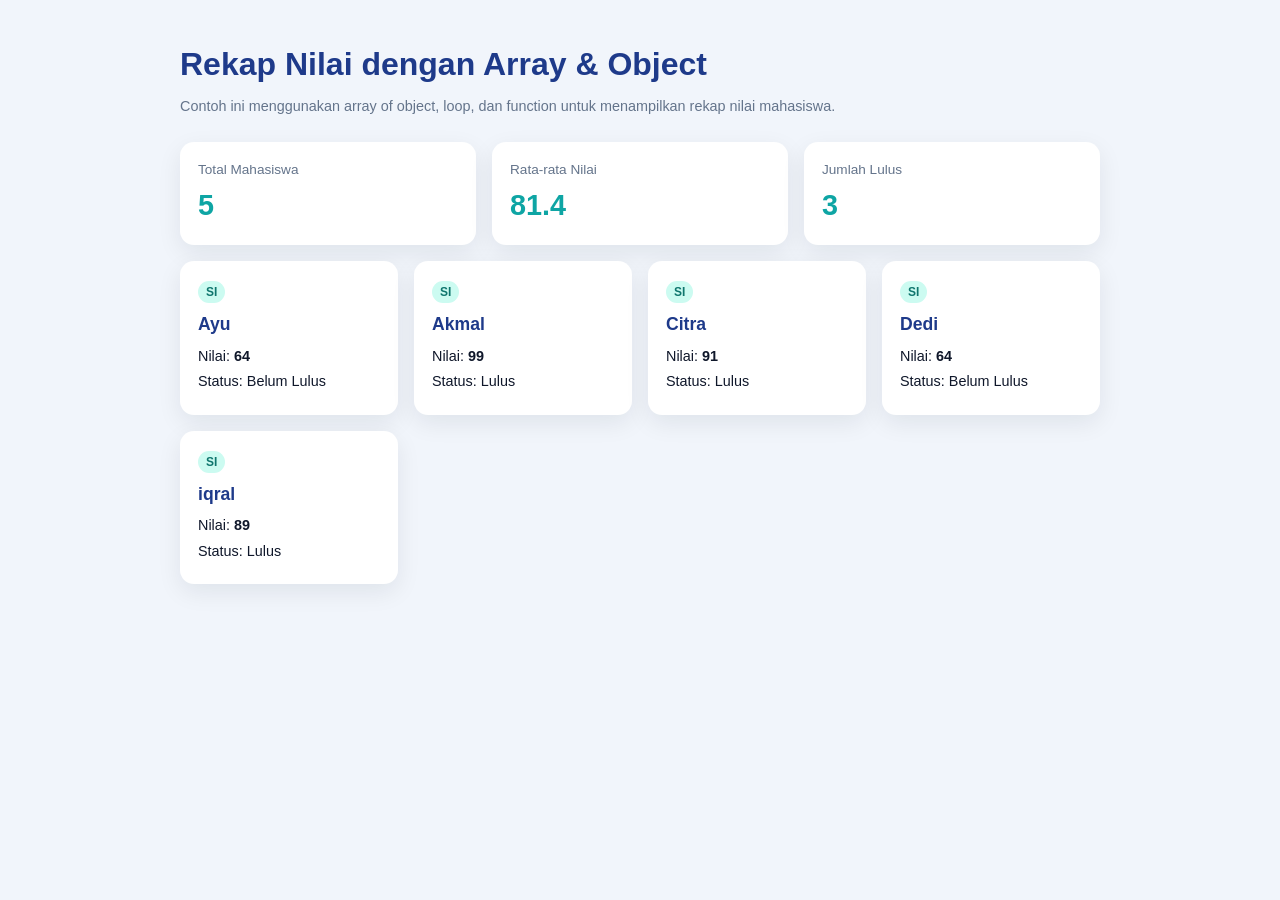
<file: Pertemuan 6/Percobaan9/index.html>
<!doctype html>
<html lang="id">
  <head>
    <meta charset="UTF-8" />
    <meta name="viewport" content="width=device-width, initial-scale=1.0" />
    <title>Rekap Nilai Mahasiswa</title>
    <link rel="stylesheet" href="style.css" />
  </head>
  <body>
    <main class="app">
      <h1>Rekap Nilai dengan Array &amp; Object</h1>
      <p class="subtitle">
        Contoh ini menggunakan array of object, loop, dan function untuk
        menampilkan rekap nilai mahasiswa.
      </p>

      <section id="ringkasan" class="summary"></section>
      <section id="daftar" class="list"></section>
    </main>

    <script src="script.js"></script>
  </body>
</html>
</file>
<file: Pertemuan 4/01-selector-dasar/styles.css>
/* Element selector */
body {
  font-family: Arial, sans-serif;
  background: #f5f7fb;
  color: #1f2937;
  margin: 0;
}
/* ID selector */
#hero {
  background: #741e8a;
  color: white;
  padding: 32px;
  text-align: center;
}

/* Class selector */
.card {
  background: white;
  margin: 20px auto;
  padding: 20px;
  border-radius: 14px;
  max-width: 720px;
  box-shadow: 0 6px 18px rgba(15, 23, 42, 0.08);
}

/* Multiple class selector */
.card.utama {
  border-left: 8px solid #2563eb;
}

/* Descendant selector */
.card h2 {
  color: #2563eb;
}

.teks-penting {
  font-weight: bold;
  color: #047857;
}
</file>
<file: Pertemuan 4/02-cascade-specificity/styles.css>
.teks {
  color: #047857;
  font-size: 20px;
}

#box-utama .teks {
    color: #b45309;
}

p {
  color: #dc2626;
}
</file>
<file: Pertemuan 4/03-box-model/styles.css>
* {
  box-sizing: border-box;
}

body {
  margin: 0;
  font-family: Arial, sans-serif;
  background: #f5f7fb;
}

.box-model {
  width: 420px;
  margin: 40px auto;
  border: 8px solid #2563eb;
  padding: 8px;
  background: #dbeafe;
}
</file>
<file: Pertemuan 4/04-typography-color/styles.css>
body {
  font-family: Arial, sans-serif;
  background: #f1f5f9;
  color: #0f172a;
  margin: 0;
  line-height: 1.6;
}

.artikel {
  max-width: 760px;
  margin: 56px auto;
  padding: 36px;
  background: white;
  border-radius: 20px;
}

.label {
  color: #2563eb;
  font-weight: bold;
  text-transform: uppercase;
  letter-spacing: 0.08em;
}

h1 {
  font-size: 40px;
  line-height: 1.15;
  margin: 8px 0 18px;
}

.lead {
  font-size: 20px;
  color: #475569;
}

.tombol {
  display: inline-block;
  margin-top: 12px;
  padding: 12px 20px;
  background: #2563eb;
  color: white;
  text-decoration: none;
  border-radius: 999px;
}
</file>
<file: Pertemuan 4/05-css-variables/index.css>
:root {
  --warna-utama: #17d837;
  --warna-teks: #0f172a;
  --warna-lembut: #dbeafe;
  --radius-besar: 24px;
  --spasi-besar: 40px;
}

body {
  font-family: Arial, sans-serif;
  background: var(--warna-lembut);
  color: var(--warna-teks);
  margin: 0;
}

.container {
  max-width: 820px;
  margin: 60px auto;
}

.hero {
  background: white;
  padding: var(--spasi-besar);
  border-radius: var(--radius-besar);
  border-top: 10px solid var(--warna-utama);
}

button {
  background: var(--warna-utama);
  color: white;
  border: none;
  padding: 12px 22px;
  border-radius: 999px;
}
</file>
<file: Pertemuan 4/Studi Kasus Profil/styles.css>
:root {
  --primary: #0db963;
  --primary-dark: #1e3a8a;
  --accent: #daab0f;
  --text: #0f172a;
  --muted: #64748b;
  --surface: #ffffff;
  --bg: #eef4ff;
  --radius: 15px;
  --shadow: 0 24px 60px rgba(15, 23, 42, 0.14);
}

* {
  box-sizing: border-box;
}

html {
  scroll-behavior: smooth;
}

body {
  margin: 0;
  font-family: Arial, Helvetica, sans-serif;
  color: var(--text);
  background: var(--bg);
  line-height: 1.6;
}

.site-header {
  background: var(--primary-dark);
  color: var(--surface);
  padding: 24px;
}

.navbar {
  max-width: 1120px;
  margin: 0 auto;
  display: flex;
  align-items: center;
  justify-content: space-between;
}

.brand {
  color: var(--surface);
  font-weight: 800;
  font-size: 24px;
  text-decoration: none;
}

.nav-links {
  list-style: none;
  display: flex;
  gap: 22px;
  padding: 0;
  margin: 0;
}

.nav-links a {
  text-decoration: none;
  color: rgba(255, 255, 255, 0.9);
}

.hero {
  max-width: 1120px;
  margin: 56px auto 24px;
  display: grid;
  grid-template-columns: 1.6fr 0.9fr;
  gap: 36px;
  align-items: center;
}

.lead {
  max-width: 680px;
  font-size: 20px;
  color: rgba(255, 255, 255, 0.84);
}

.button {
  display: inline-block;
  margin-top: 12px;
  padding: 13px 22px;
  background: var(--accent);
  color: #042f2e;
  border-radius: 999px;
  font-weight: 700;
  text-decoration: none;
}

.profile-card {
  background: var(--surface);
  color: var(--text);
  border-radius: var(--radius);
  box-shadow: var(--shadow);
  padding: 36px;
  text-align: center;
}

.avatar {
  width: 96px;
  height: 96px;
  margin: 0 auto 18px;
  display: grid;
  place-items: center;
  border-radius: 50%;
  background: var(--bg);
  color: var(--primary);
  font-size: 34px;
  font-weight: 800;
}

.profile-card span {
  display: inline-block;
  margin-top: 8px;
  padding: 8px 14px;
  background: #dcfce7;
  color: #166534;
  border-radius: 999px;
  font-size: 14px;
  font-weight: 700;
}

.section {
  max-width: 1120px;
  margin: 40px auto;
  padding: 0 24px;
}

.section h2 {
  font-size: 34px;
}

.grid {
  display: grid;
  grid-template-columns: repeat(3, 1fr);
  gap: 22px;
}

.card {
  background: var(--surface);
  border-radius: 20px;
  box-shadow: 0 12px 32px rgba(15, 23, 42, 0.08);
  padding: 24px;
}

.card h3 {
  color: var(--primary);
}

.contact {
  background: white;
  border-radius: var(--radius);
  padding: 32px;
}

.footer {
  text-align: center;
  color: var(--muted);
  padding: 30px;
}

@media (max-width: 760px) {
  .navbar,
  .nav-links {
    align-items: flex-start;
    flex-direction: column;
  }
  .hero,
  .grid {
    grid-template-columns: 1fr;
  }

  h1 {
    font-size: 38px;
  }
}
</file>
<file: Pertemuan 5/03-flexbox-navbar/styles.css>
* {
  box-sizing: border-box;
}
body {
  margin: 0;
  font-family: Arial, sans-serif;
  background: #f5f8ff;
  color: #172033;
}

/* Header: Flexbox satu dimensi (main axis = baris) */
.site-header {
  display: flex;
  justify-content: space-between;
  /* Variasi untuk Tabel 5.2, ganti satu per satu lalu amati:
     justify-content: flex-start;
     justify-content: center;
     justify-content: space-around; */
  align-items: center;
  gap: 1rem;
  padding: 1rem 8%;
  background: white;
  box-shadow: 0 6px 24px rgba(15, 23, 42, 0.08);
}
.brand {
  font-weight: 800;
  color: #1d4ed8;
  text-decoration: none;
  font-size: 1.25rem;
}

/* Menu: flex bersarang, boleh pindah baris bila ruang tidak cukup */
.nav-menu {
  display: flex;
  gap: 1rem;
  flex-wrap: wrap;
}
.nav-menu a {
  text-decoration: none;
  color: #334155;
  font-weight: 600;
}

/* Hero: ukuran font fleksibel dengan clamp() */
.hero {
  padding: 5rem 8%;
  max-width: 760px;
}
.hero h1 {
  font-size: clamp(2rem, 5vw, 4rem);
  margin: 0 0 1rem;
}
.hero p {
  font-size: 1.15rem;
  line-height: 1.7;
}
button {
  background: #16a34a;
  color: white;
  border: 0;
  padding: 0.85rem 1.1rem;
  border-radius: 0.75rem;
}

/* Layar kecil (<= 640px): navbar berubah menjadi kolom */
@media (max-width: 640px) {
  .site-header {
    flex-direction: column;
    align-items: flex-start;
  }
  .nav-menu {
    flex-direction: column;
  }
}
</file>
<file: Pertemuan 5/04-responsive-landing-page/style.css>
:root {
  --primary: #1d4ed8;
  --accent: #16a34a;
  --text: #172033;
  --muted: #64748b;
  --surface: #ffffff;
  --bg: #f5f8ff;
  --radius: 1.25rem;
}
* {
  box-sizing: border-box;
}
html {
  scroll-behavior: smooth;
}
body {
  margin: 0;
  font-family: Arial, sans-serif;
  background: var(--bg);
  color: var(--text);
}
a {
  color: inherit;
}
.topbar {
  display: flex;
  flex-direction: column;
  align-items: flex-start;
  gap: 1rem;
  padding: 1rem 6%;
  background: var(--surface);
  box-shadow: 0 8px 24px rgba(15, 23, 42, 0.08);
}
.brand {
  font-weight: 800;
  color: var(--primary);
  text-decoration: none;
  font-size: 1.25rem;
}
.nav {
  display: flex;
  flex-direction: column;
  gap: 0.8rem;
}
.nav a {
  text-decoration: none;
  color: var(--muted);
  font-weight: 700;
}
.hero {
  display: grid;
  gap: 2rem;
  align-items: center;
  padding: 4rem 6%;
}
.eyebrow {
  color: var(--accent);
  font-weight: 800;
  text-transform: uppercase;
  letter-spacing: 0.08em;
}
h1 {
  font-size: clamp(2.1rem, 8vw, 4.6rem);
  line-height: 1.05;
  margin: 0.4rem 0 1rem;
}
.lead {
  color: var(--muted);
  font-size: 1.1rem;
  line-height: 1.75;
  max-width: 620px;
}
.btn {
  display: inline-block;
  background: var(--accent);
  color: white;
  text-decoration: none;
  padding: 0.9rem 1.2rem;
  border-radius: 0.85rem;
  font-weight: 800;
  margin-top: 1rem;
}
.device-card {
  background: #0f172a;
  border-radius: 1.5rem;
  padding: 1rem;
  min-height: 330px;
  box-shadow: 0 24px 60px rgba(15, 23, 42, 0.22);
}
.browser-bar {
  height: 18px;
  width: 90px;
  border-radius: 999px;
  background: linear-gradient(
    90deg,
    #ef4444 0 20%,
    #f59e0b 20% 40%,
    #22c55e 40% 60%,
    #94a3b8 60%
  );
  margin-bottom: 1.2rem;
}
.mock-nav,
.mock-hero,
.mock-grid span {
  border-radius: 0.8rem;
  background: #dbeafe;
  display: block;
}
.mock-nav {
  height: 36px;
  opacity: 0.9;
}
.mock-hero {
  height: 120px;
  margin: 1rem 0;
  background: linear-gradient(135deg, #1d4ed8, #22c55e);
}
.mock-grid {
  display: grid;
  grid-template-columns: 1fr;
  gap: 0.75rem;
}
.mock-grid span {
  height: 56px;
}
.features {
  display: grid;
  grid-template-columns: 1fr;
  gap: 1rem;
  padding: 0 6% 4rem;
}
.content-layout {
  display: grid;
  grid-template-columns: 1fr;
  gap: 1rem;
  padding: 0 6% 4rem;
}
.features article,
.content-layout > * {
  background: var(--surface);
  border-radius: var(--radius);
  padding: 1.5rem;
  box-shadow: 0 10px 24px rgba(15, 23, 42, 0.07);
}
.features p,
.content-layout p,
li {
  color: var(--muted);
  line-height: 1.7;
}
footer {
  text-align: center;
  color: var(--muted);
  padding: 2rem 6%;
}
img {
  max-width: 100%;
  height: auto;
}
@media (min-width: 700px) {
  .topbar {
    flex-direction: row;
    justify-content: space-between;
    align-items: center;
  }
  .nav {
    flex-direction: row;
  }
  .features {
    grid-template-columns: repeat(3, 1fr);
  }
  .mock-grid {
    grid-template-columns: repeat(3, 1fr);
  }
}
@media (min-width: 980px) {
  .hero {
    grid-template-columns: 1.05fr 0.95fr;
    min-height: 72vh;
  }
  .content-layout {
    grid-template-columns: 320px 1fr;
  }
}
</file>
<file: Pertemuan 6/Percobaan11/style.css>
:root {
  --primary: #1e3a8a;
  --accent: #0ea5a4;
  --danger: #dc2626;
  --bg: #eef4ff;
  --surface: #ffffff;
  --text: #0f172a;
  --muted: #64748b;
}

* {
  box-sizing: border-box;
}

body {
  margin: 0;
  font-family: Arial, Helvetica, sans-serif;
  color: var(--text);
  background: var(--bg);
  line-height: 1.5;
}

.app {
  max-width: 900px;
  margin: 0 auto;
  padding: 40px 20px;
}

h1 {
  margin: 0 0 8px;
  color: var(--primary);
}

.subtitle {
  margin: 0 0 24px;
  color: var(--muted);
  font-size: 0.9rem;
}

.panel {
  display: grid;
  grid-template-columns: 1fr;
  gap: 20px;
  align-items: start;
}

.card {
  padding: 24px;
  border-radius: 16px;
  background: var(--surface);
  box-shadow: 0 10px 30px rgba(15, 23, 42, 0.1);
}

.card h2 {
  margin: 0 0 8px;
  color: var(--primary);
  font-size: 1.1rem;
}

label {
  display: block;
  margin: 12px 0 4px;
  font-size: 0.85rem;
  font-weight: bold;
}

input {
  width: 100%;
  padding: 10px 12px;
  border: 1px solid #cbd5e1;
  border-radius: 10px;
  font-size: 1rem;
}

.grid {
  display: grid;
  grid-template-columns: 2fr 1fr;
  gap: 12px;
}

button {
  width: 100%;
  margin-top: 16px;
  padding: 12px;
  border: 0;
  border-radius: 10px;
  background: var(--primary);
  color: #fff;
  font-size: 1rem;
  font-weight: bold;
  cursor: pointer;
}

button:hover {
  opacity: 0.9;
}

button.sekunder {
  background: #e2e8f0;
  color: var(--text);
}

.pesan {
  min-height: 1.2em;
  margin: 8px 0 0;
  color: var(--danger);
  font-size: 0.85rem;
  font-weight: bold;
}

table {
  width: 100%;
  border-collapse: collapse;
  font-size: 0.85rem;
}

th,
td {
  padding: 8px 4px;
  border-bottom: 1px solid #e2e8f0;
  text-align: left;
}

th:nth-child(n + 2),
td:nth-child(n + 2) {
  text-align: right;
}

.kosong {
  color: var(--muted);
  text-align: center !important;
}

.aksi {
  display: grid;
  grid-template-columns: 2fr 1fr;
  gap: 10px;
}

.ringkasan p {
  display: flex;
  justify-content: space-between;
  margin: 6px 0;
}

.total-bayar {
  padding-top: 8px;
  border-top: 2px solid var(--primary);
  color: var(--accent);
  font-size: 1.3rem;
  font-weight: bold;
}

@media (min-width: 760px) {
  .panel {
    grid-template-columns: 1fr 1.2fr;
  }
}
</file>
<file: Pertemuan 6/Percobaan8/style.css>
:root {
  --primary: #1e3a8a;
  --accent: #0ea5a4;
  --success: #16a34a;
  --danger: #dc2626;
  --bg: #eaf3fd;
  --surface: #ffffff;
  --text: #0f172a;
  --muted: #64748b;
  --radius: 16px;
}

* {
  box-sizing: border-box;
}

body {
  margin: 0;
  font-family: Arial, Helvetica, sans-serif;
  color: var(--text);
  background: var(--bg);
  line-height: 1.5;
}

.app {
  max-width: 900px;
  margin: 0 auto;
  padding: 40px 20px;
}

.intro {
  text-align: center;
  margin-bottom: 24px;
}

.eyebrow {
  margin: 0;
  color: var(--accent);
  font-size: 0.8rem;
  font-weight: bold;
}

h1 {
  margin: 8px 0;
  color: var(--primary);
}

.panel {
  display: grid;
  grid-template-columns: 1fr;
  gap: 20px;
}

form,
.result {
  background: var(--surface);
  border-radius: var(--radius);
  padding: 24px;
  box-shadow: 0 10px 30px rgba(15, 23, 42, 0.1);
}

label {
  display: block;
  margin: 12px 0 4px;
  font-size: 0.85rem;
  font-weight: bold;
}

input {
  width: 100%;
  padding: 10px 12px;
  border: 1px solid #cbd5e1;
  border-radius: 10px;
  font-size: 1rem;
}

.grid {
  display: grid;
  grid-template-columns: repeat(3, 1fr);
  gap: 12px;
}

button {
  width: 100%;
  margin-top: 20px;
  padding: 12px;
  border: 0;
  border-radius: 10px;
  background: var(--primary);
  color: #fff;
  font-size: 1rem;
  font-weight: bold;
  cursor: pointer;
}

button:hover {
  opacity: 0.9;
}

.result h2 {
  margin-top: 0;
  color: var(--primary);
  font-size: 1.1rem;
}

.score {
  margin: 4px 0;
  color: var(--accent);
  font-size: 2.6rem;
  font-weight: bold;
}

.lulus {
  color: var(--success);
  font-weight: bold;
}

.tidak-lulus,
.error {
  color: var(--danger);
  font-weight: bold;
}

.detail {
  display: grid;
  grid-template-columns: repeat(2, 1fr);
  gap: 8px;
  margin-top: 12px;
}

.detail span {
  padding: 8px 12px;
  border-radius: 8px;
  background: #f1f5f9;
  font-size: 0.85rem;
}

@media (min-width: 760px) {
  .panel {
    grid-template-columns: 1fr 1fr;
    align-items: start;
  }
}
</file>
<file: Pertemuan 6/Percobaan9/style.css>
:root {
  --primary: #1e3a8a;
  --accent: #0ea5a4;
  --bg: #f1f5fb;
  --surface: #ffffff;
  --text: #0f172a;
  --muted: #64748b;
  --radius: 14px;
}

* {
  box-sizing: border-box;
}

body {
  margin: 0;
  font-family: Arial, Helvetica, sans-serif;
  color: var(--text);
  background: var(--bg);
  line-height: 1.5;
}

.app {
  max-width: 960px;
  margin: 0 auto;
  padding: 40px 20px;
}

h1 {
  margin: 0 0 8px;
  color: var(--primary);
}

.subtitle {
  margin: 0 0 24px;
  color: var(--muted);
  font-size: 0.9rem;
}

.summary,
.list {
  display: grid;
  grid-template-columns: 1fr;
  gap: 16px;
  margin-bottom: 16px;
}

article {
  background: var(--surface);
  border-radius: var(--radius);
  padding: 18px;
  box-shadow: 0 8px 24px rgba(15, 23, 42, 0.08);
}

.summary article {
  color: var(--muted);
  font-size: 0.85rem;
}

.summary strong {
  display: block;
  margin-top: 4px;
  color: var(--accent);
  font-size: 1.8rem;
}

.card h2 {
  margin: 8px 0;
  color: var(--primary);
  font-size: 1.1rem;
}

.card p {
  margin: 4px 0;
  font-size: 0.9rem;
}

.badge {
  display: inline-block;
  padding: 2px 8px;
  border-radius: 999px;
  background: #ccfbf1;
  color: #0f766e;
  font-size: 0.75rem;
  font-weight: bold;
}

@media (min-width: 700px) {
  .summary {
    grid-template-columns: repeat(3, 1fr);
  }

  .list {
    grid-template-columns: repeat(2, 1fr);
  }
}

@media (min-width: 980px) {
  .list {
    grid-template-columns: repeat(4, 1fr);
  }
}
</file>
